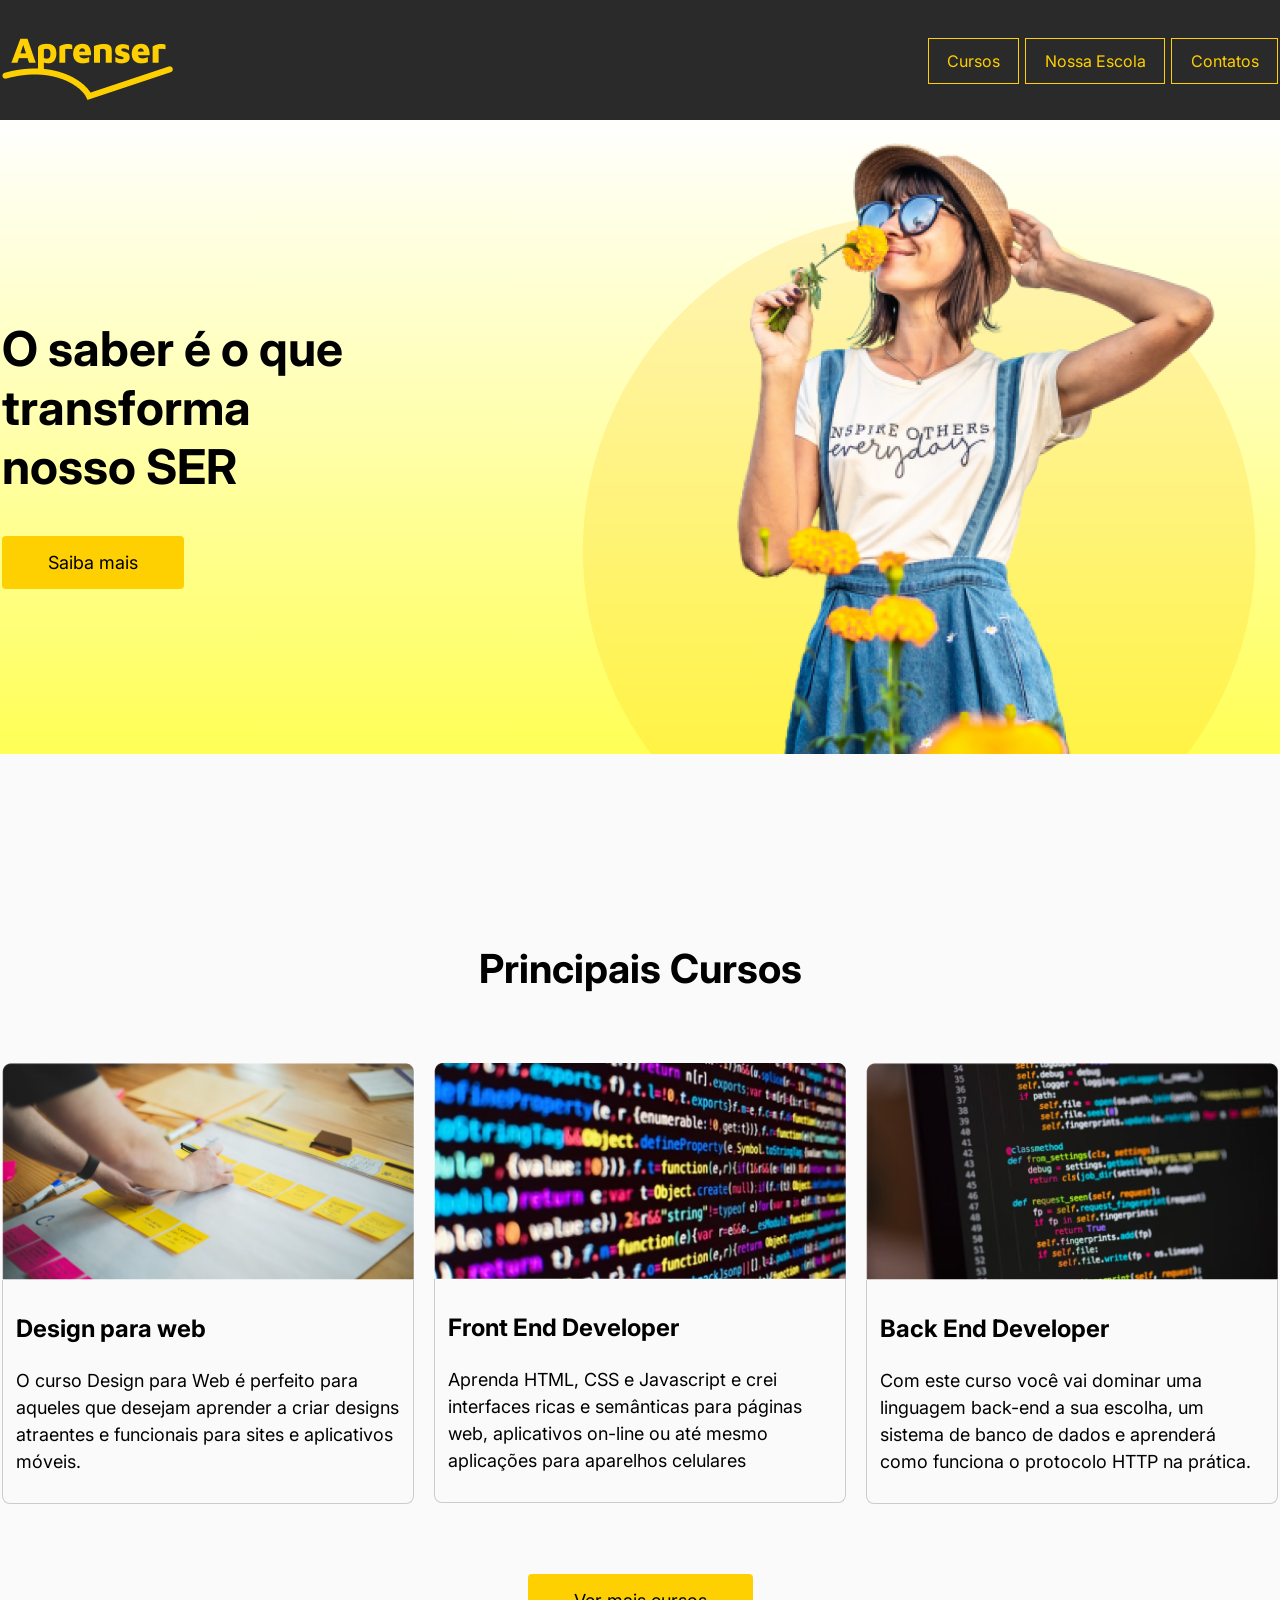
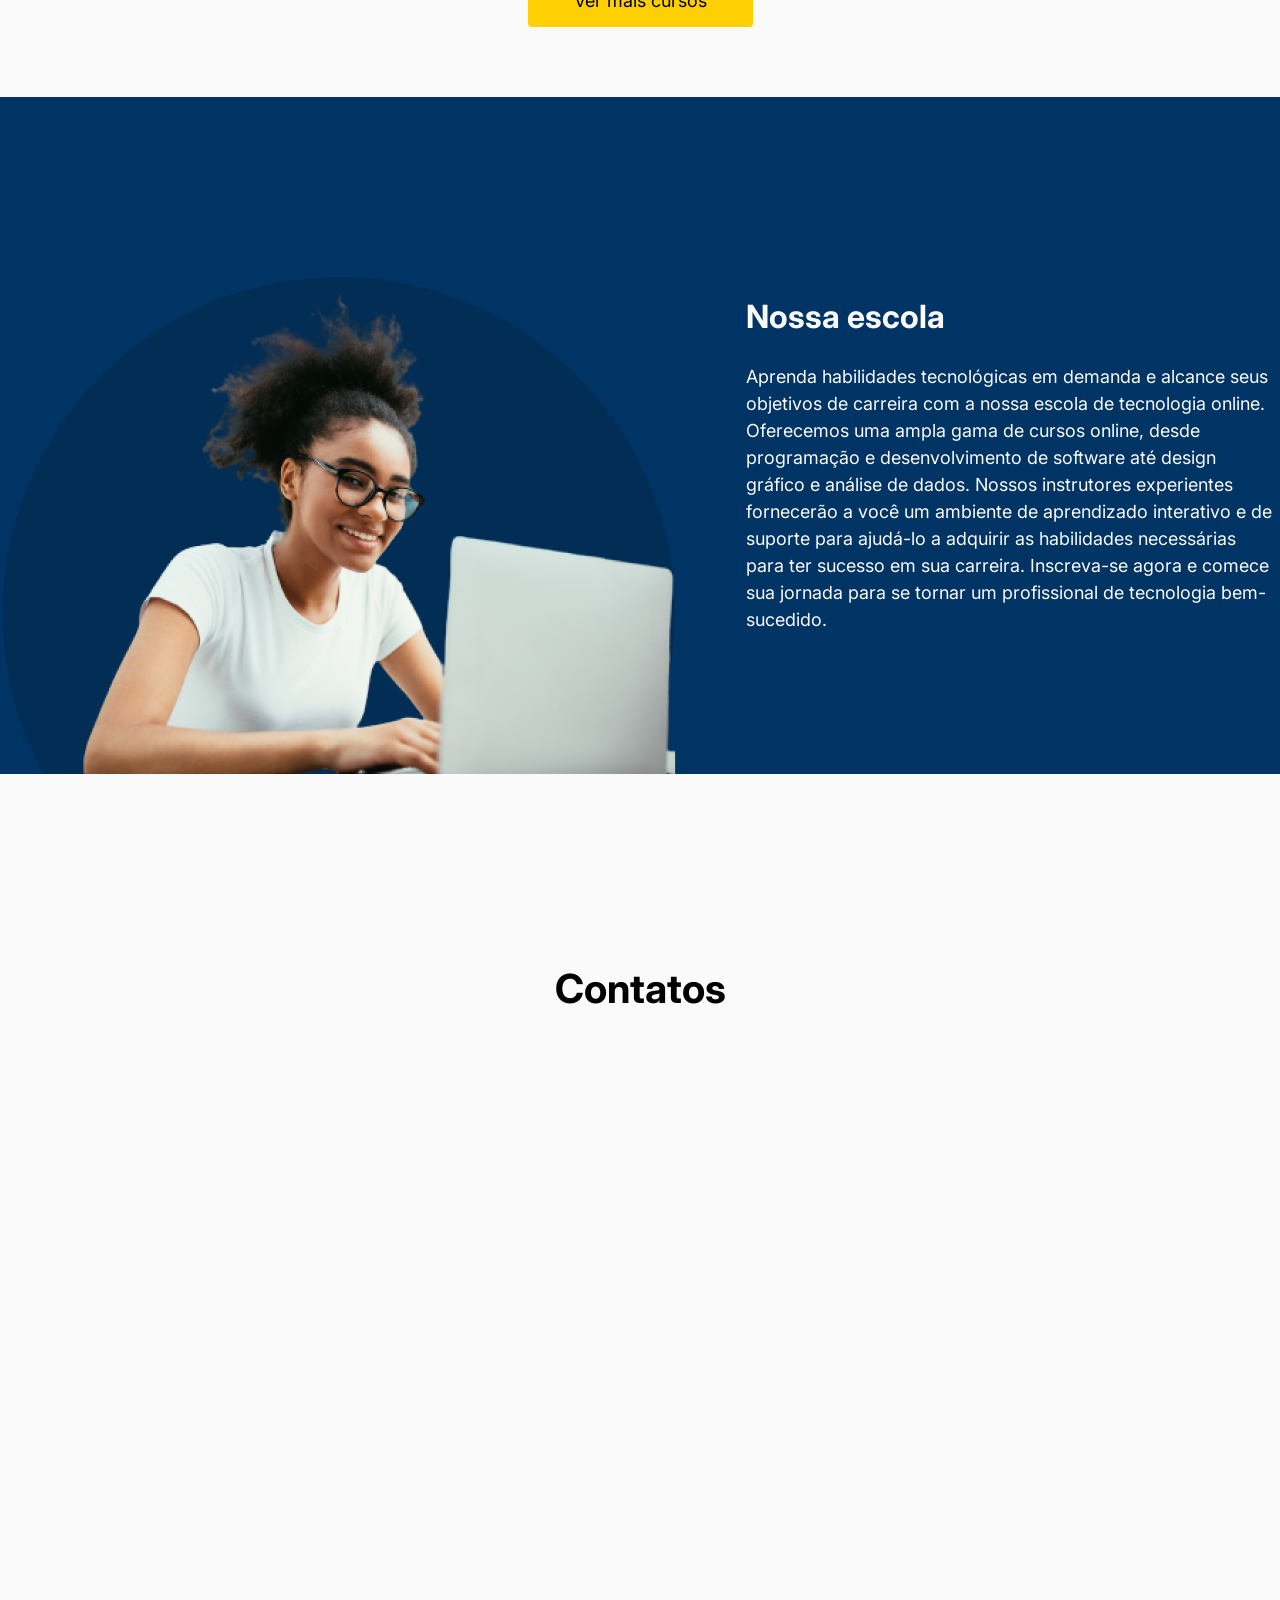
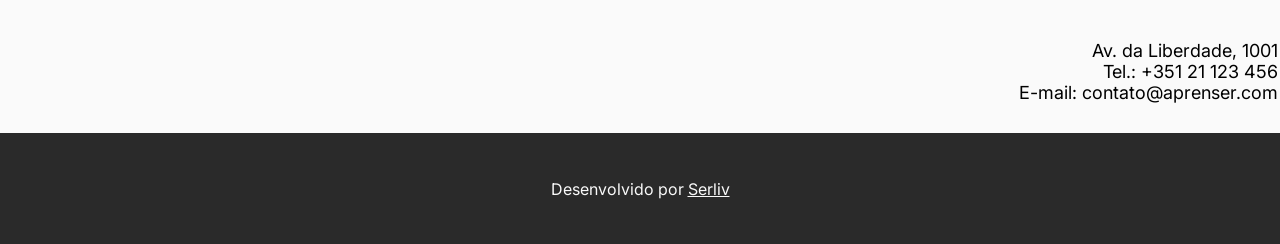
<file: projetos/ProjetoAprenser/index.html>
<!DOCTYPE html>
<html lang="pt-br">

<head>
    <meta charset="UTF-8">

    <title>Projeto Aprenser</title>

    <link rel="preconnect" href="https://fonts.googleapis.com">
    <link rel="preconnect" href="https://fonts.gstatic.com" crossorigin>
    <link href="https://fonts.googleapis.com/css2?family=Inter:wght@400;600&display=swap" rel="stylesheet">
    <link rel="stylesheet" href="css/normalize.css">

    <link rel="stylesheet" href="css/estilo.css">

</head>

<body>
    <div class="wrapperContainer wrapperContainer-dark wrapperContainer-fixed">
        <header class="header container">
            <img src="imagens/logoAprenser.png" alt="Aprenser">

            <nav class="header_nav">
                <ul>
                    <li><a href="#cursos">Cursos</a></li>
                    <li><a href="#escola">Nossa Escola</a></li>
                    <li><a href="#contatos">Contatos</a></li>
                </ul>
            </nav>
        </header>
    </div>

    <div class="wrapperContainer wrapperContainer-hero">
        <section class="container heroBanner">
            <div class="header_content">
                <h1 class="hero_title">O saber é o que transforma nosso <span class="upper">ser</span> </h1>
                <a href="#" class="btn">Saiba mais</a>
            </div>
            <img src="imagens/HeroImage.png" alt="Mulher segurando flores">
        </section>
    </div>

    <div class="wrapperContainer wrapperContainer-light wrapperContainer-padded" id="cursos">
        <section class="cursos container">
            <h2 class="section_title">Principais Cursos</h2>
            <div class="cursosContainer">
                <article class="curso_card">
                    <img src="imagens/curso-design.png" alt="Curso design">
                    <div class="cursos_card_content">
                        <h3>Design para web</h3>
                        <p>O curso Design para Web é perfeito para aqueles que desejam aprender a criar designs
                            atraentes e funcionais para sites e aplicativos móveis.</p>
                    </div>
                </article>

                <article class="curso_card">
                    <img src="imagens/curso-design-1.png" alt="Curso Front-end">
                    <div class="cursos_card_content">
                        <h3>Front End Developer</h3>
                        <p>Aprenda HTML, CSS e Javascript e crei interfaces ricas e semânticas para páginas web,
                            aplicativos on-line ou até mesmo aplicações para aparelhos celulares</p>
                    </div>
                </article>

                <article class="curso_card">
                    <img src="imagens/curso-design-2.png" alt="Curso Back-end">
                    <div class="cursos_card_content">
                        <h3>Back End Developer</h3>
                        <p>Com este curso você vai dominar uma linguagem back-end a sua escolha, um sistema de banco de
                            dados e aprenderá como funciona o protocolo HTTP na prática.</p>
                    </div>


                </article>
            </div>
            <a href="#" class="btn section_btn">Ver mais cursos</a>
        </section>
    </div>

    <div class="wrapperContainer wrapperContainer-dark2 wrapperContainer-padded" id="escola">
        <section class="container escola">
            <img src="imagens/nossa-escola.png" alt="Mulher jovem feliz">
            <div class="escola_content">
                <h2 class="escola_title">Nossa escola</h2>
                <p>Aprenda habilidades tecnológicas em demanda e alcance seus objetivos de carreira com a nossa escola
                    de
                    tecnologia online. Oferecemos uma ampla gama de cursos online, desde programação e desenvolvimento
                    de
                    software até design gráfico e análise de dados. Nossos instrutores experientes fornecerão a você um
                    ambiente de aprendizado interativo e de suporte para ajudá-lo a adquirir as habilidades necessárias
                    para
                    ter sucesso em sua carreira. Inscreva-se agora e comece sua jornada para se tornar um profissional
                    de
                    tecnologia bem-sucedido.</p>
            </div>
        </section>
    </div>

    <div class="wrapperContainer wrapperContainer-light wrapperContainer-padded" id="contatos">
        <section class="container">
            <h2 class="section_title">Contatos</h2>

            <iframe
                src="https://www.google.com/maps/embed?pb=!1m18!1m12!1m3!1d876.9248899785563!2d-52.81970437079146!3d-28.45847179890542!2m3!1f0!2f0!3f0!3m2!1i1024!2i768!4f13.1!3m3!1m2!1s0x94fd493b24699437%3A0xdb26ce86faa682a9!2sAv.%20Dr.%20Waldomiro%20Graeff%2C%201233%20-%20Centro%2C%20N%C3%A3o-Me-Toque%20-%20RS%2C%2099470-000%2C%20Brasil!5e0!3m2!1spt-PT!2spt!4v1680682208842!5m2!1spt-PT!2spt"
                width="100%" height="525" style="border:0;" allowfullscreen="" loading="lazy"
                referrerpolicy="no-referrer-when-downgrade"></iframe>
            <address class="contatos_address">Av. da Liberdade, 1001<br>
                Tel.: +351 21 123 456<br>
                E-mail: contato@aprenser.com</address>
        </section>
    </div>

    <div class="wrapperContainer wrapperContainer-dark">
        <footer class="footer">Desenvolvido por <a href="https://serliv.com">Serliv</a> </footer>
    </div>
</body>

</html>
</file>
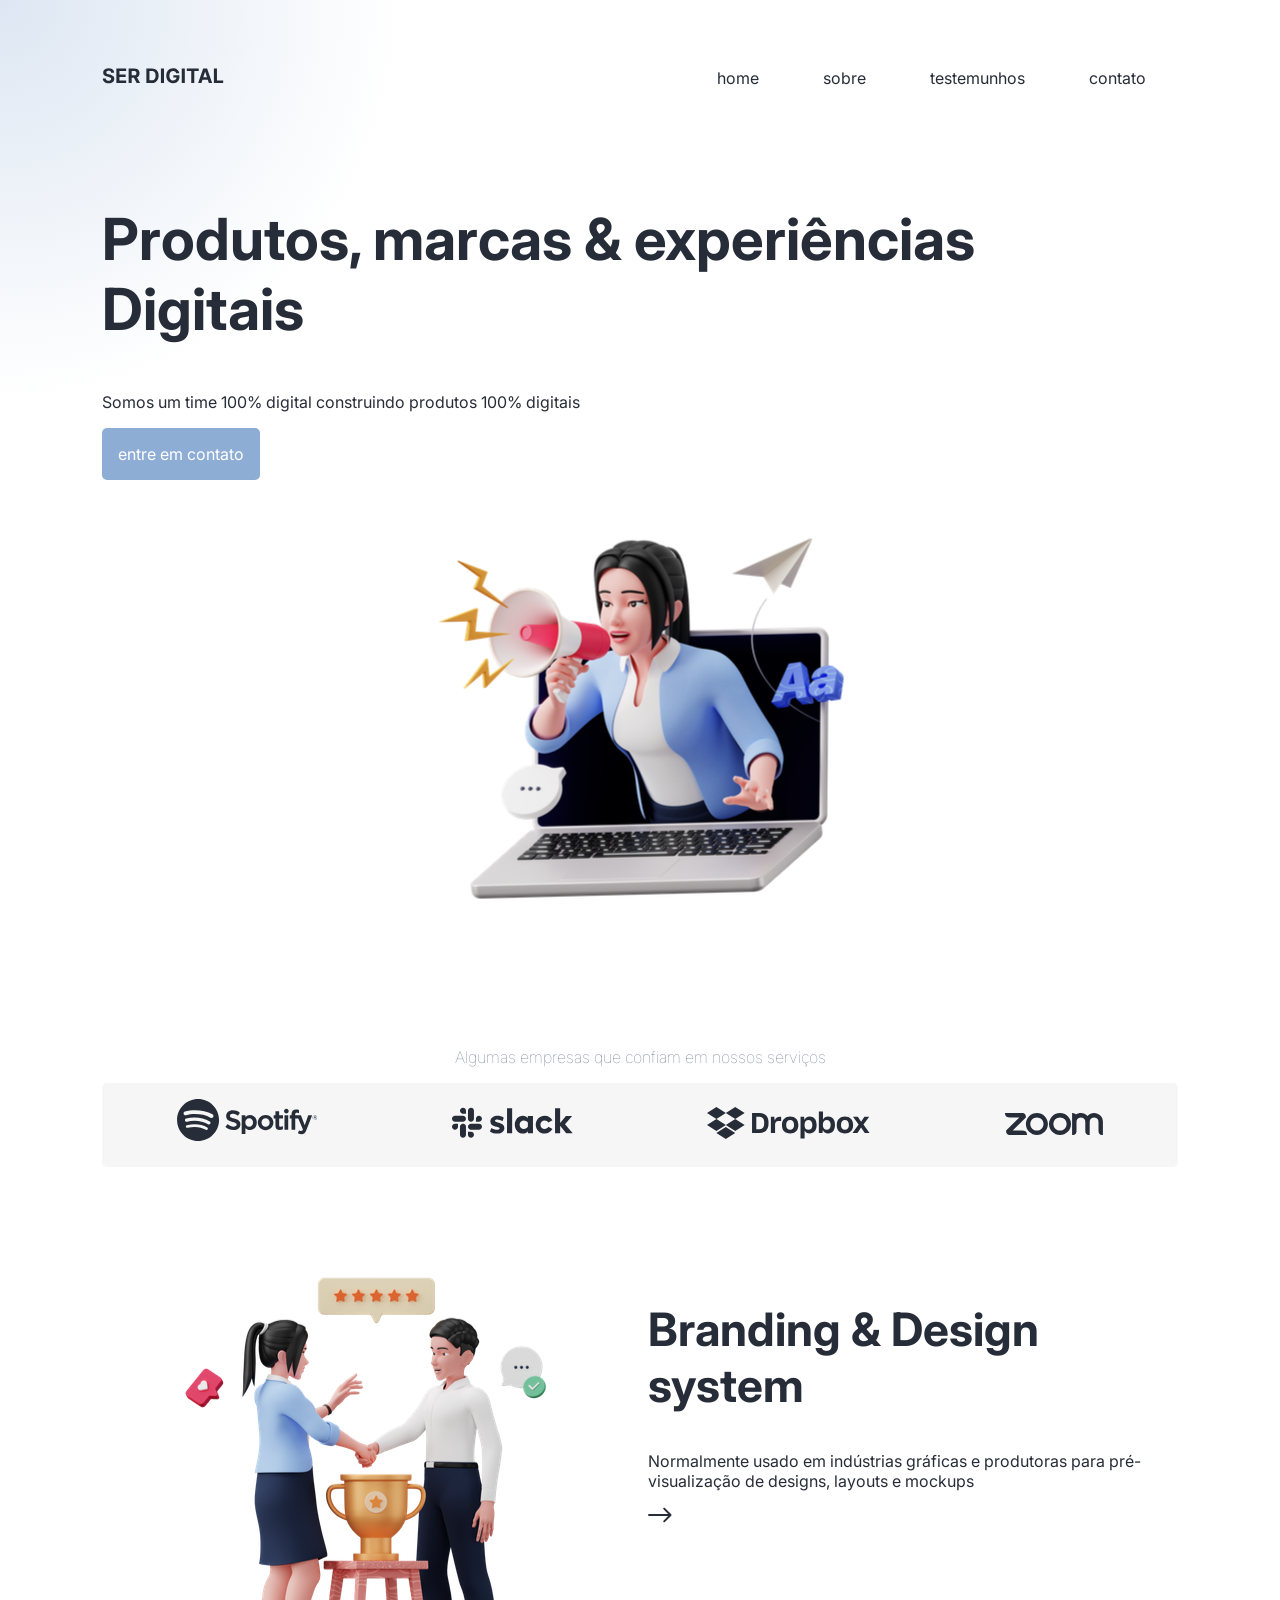
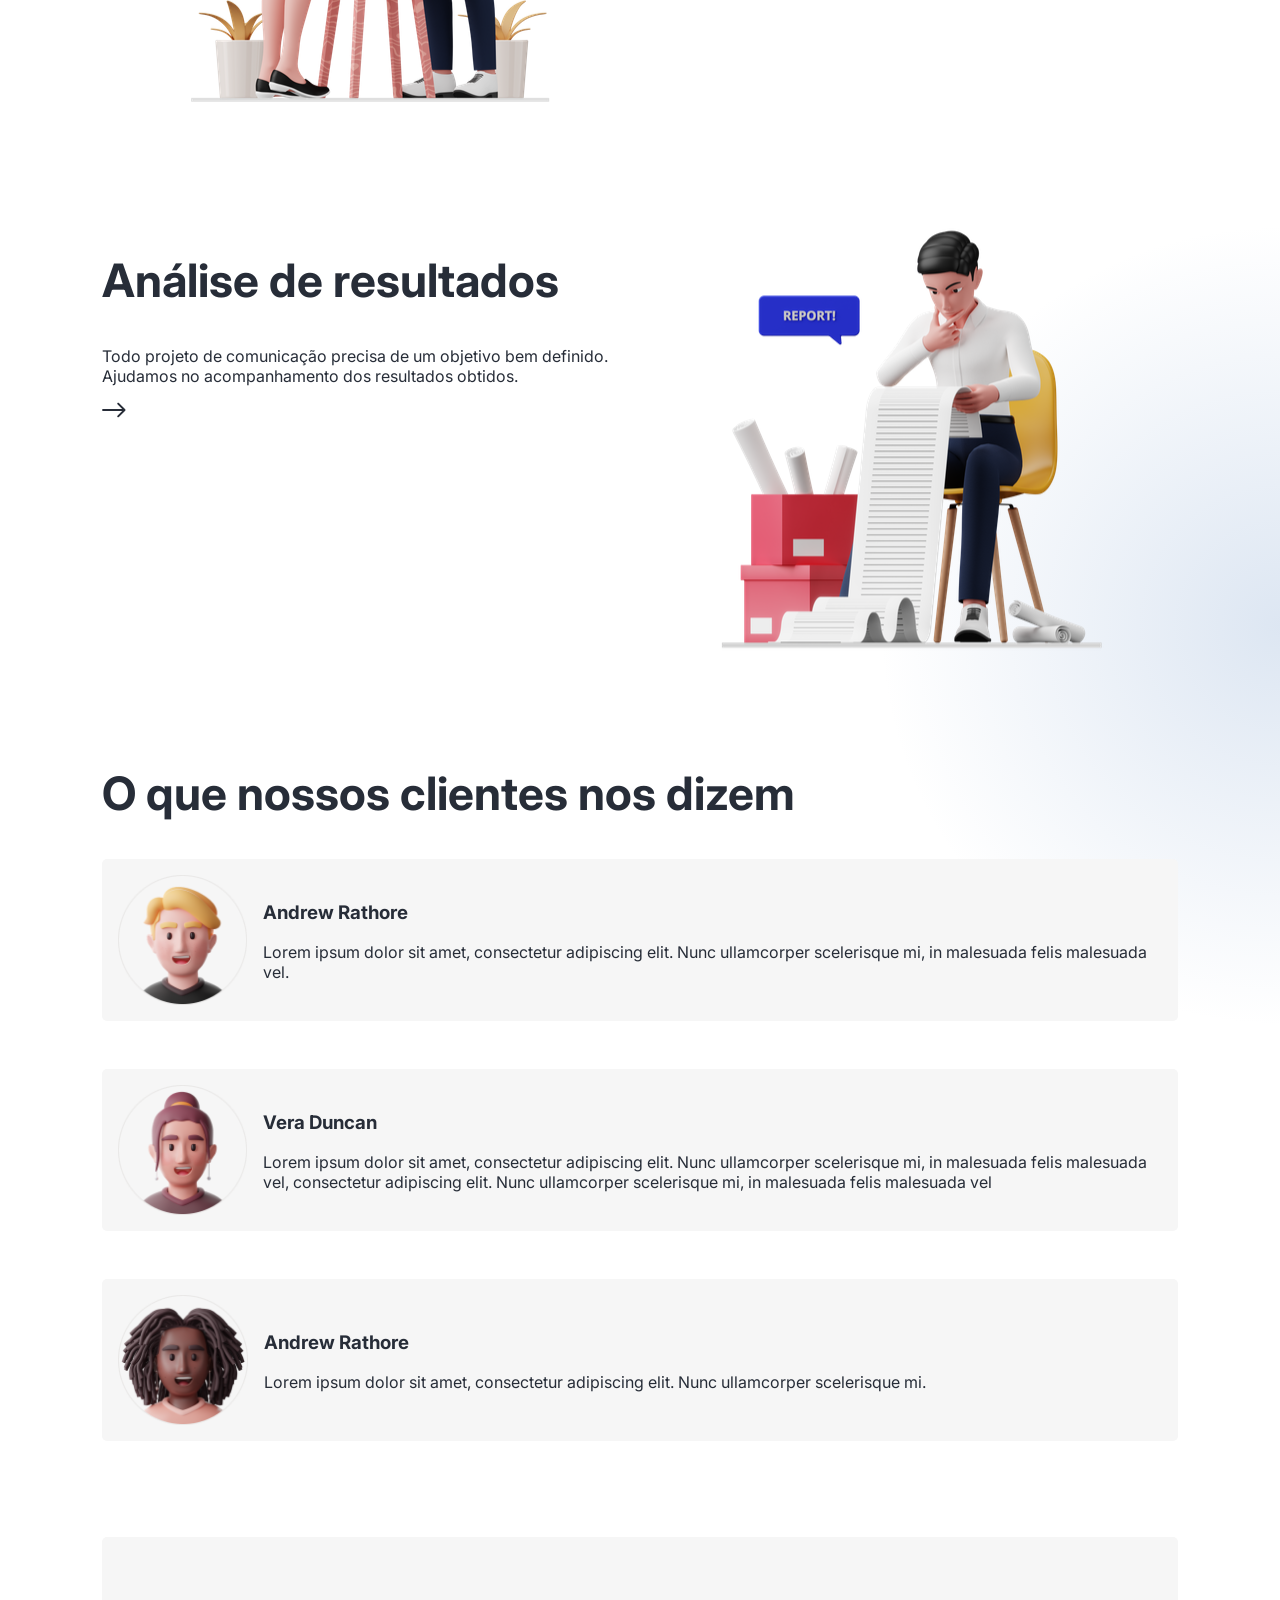
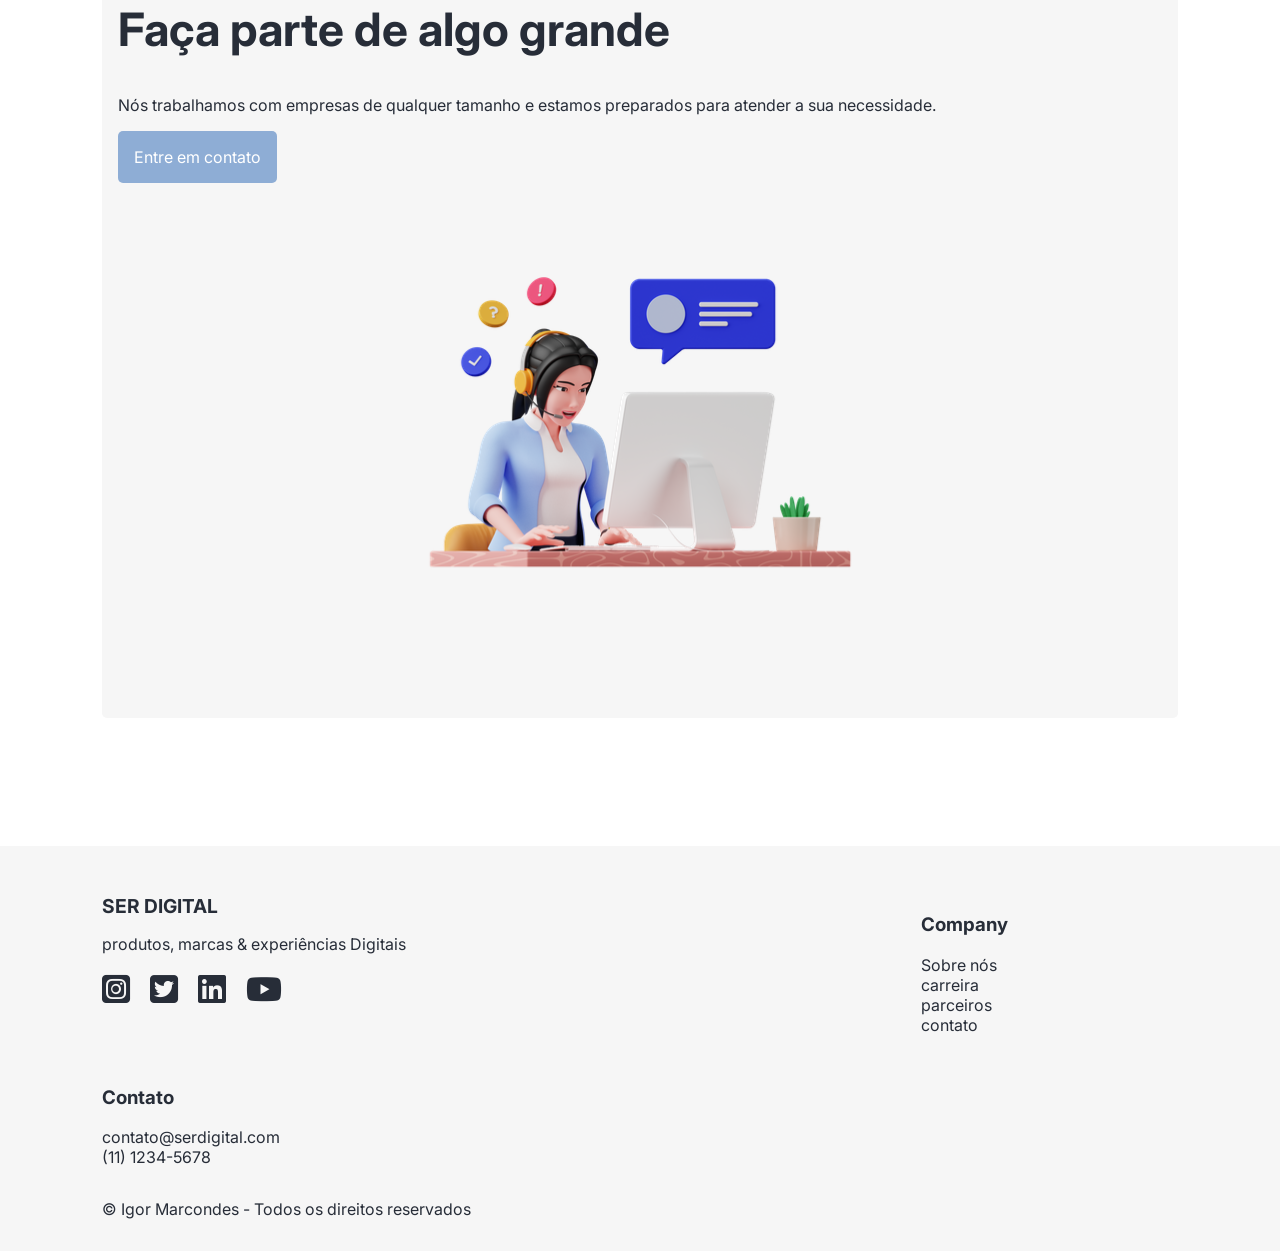
<file: projetos/ProjetoSerDigital/index.html>
<!DOCTYPE html>
<html lang="pt-br">

<head>
    <meta charset="UTF-8">
    <!-- <meta http-equiv="X-UA-Compatible" content="IE=edge"> -->
    <meta name="viewport" content="width=device-width, initial-scale=1.0">
    <title>Ser Digital</title>
    <link rel="preconnect" href="https://fonts.googleapis.com">
    <link rel="preconnect" href="https://fonts.gstatic.com" crossorigin>
    <link href="https://fonts.googleapis.com/css2?family=Inter:wght@300;400;700&display=swap" rel="stylesheet">
    <link rel="stylesheet" href="https://cdnjs.cloudflare.com/ajax/libs/font-awesome/6.4.0/css/all.min.css"
        integrity="sha512-iecdLmaskl7CVkqkXNQ/ZH/XLlvWZOJyj7Yy7tcenmpD1ypASozpmT/E0iPtmFIB46ZmdtAc9eNBvH0H/ZpiBw=="
        crossorigin="anonymous" referrerpolicy="no-referrer" />
    <link rel="stylesheet" href="assets/css/estilo.css">
</head>

<body>

    <div class="content-wrapper-center" id="home">

        <header class="header">
            <a href="index.html"><img src="assets/imagens/SER-DIGITAL.svg" alt="Logotipo Ser digital"></a>
            <nav>
                <input type="checkbox" class="menu-btn hide" id="menu-btn">
                <label for="menu-btn" class="menu-icon">
                    <span class="nav-icon"></span>
                </label>
                <ul class="header-menu">
                    <li><a href="index.html#home">home</a></li>
                    <li><a href="index.html#sobre">sobre</a></li>
                    <li><a href="index.html#testemunhos">testemunhos</a></li>
                    <li><a href="index.html#contato">contato</a></li>
                </ul>
            </nav>
        </header>

        <!-- Hero Banner -->
        <section class="hero row">
            <div class="content sm-12 lg-7">
                <header>
                    <h1 class="hero_title">Produtos, marcas &amp; experiências Digitais</h1>
                    <p>Somos um time 100% digital construindo produtos 100% digitais</p>
                </header>
                <a href="contato.html" class="btn">entre em contato</a>
            </div>
            <div class="imagem sm-12 lg-5">
                <img src="assets/imagens/online-business-marketing.png" alt="" class="hero_image">
            </div>
        </section>

        <!-- Brands -->
        <section class="brands">
            <h2>Algumas empresas que confiam em nossos serviços</h2>
            <ul>
                <li><img src="assets/imagens/spotify.svg" alt="spotify"></li>
                <li><img src="assets/imagens/slack.svg" alt="slack"></li>
                <li><img src="assets/imagens/dropbox.svg" alt="dropbox"></li>
                <li><img src="assets/imagens/zoom.svg" alt="zoom"></li>
            </ul>
        </section>

        <!-- Branding section -->
        <section class="branding row" id="sobre">
            <article class="sm-12 md-7-12 lg-8-12">
                <h2>Branding &amp; Design system</h2>
                <p>Normalmente usado em indústrias gráficas e produtoras para pré-visualização de designs, layouts e
                    mockups</p>
                <a href="#"><span class="hide" aria-hidden="false">Saiba mais</span>
                    <img src="assets/imagens/Arrow.svg" alt="" aria-hidden="true"></a>
            </article>
            <div class="imagem sm-12 md-1-6 lg-1-5">
                <img src="assets/imagens/business-deal.png" alt="">
            </div>
        </section>

        <!-- Results section -->
        <section class="results row">
            <article class="sm-12 md-6 lg-5">
                <h2>Análise de resultados</h2>
                <p>Todo projeto de comunicação precisa de um objetivo bem definido. Ajudamos no acompanhamento dos
                    resultados obtidos.</p>
                <a href="#"><span class="hide" aria-hidden="false">Saiba mais</span>
                    <img src="assets/imagens/Arrow.svg" alt="" aria-hidden="true"></a>
            </article>
            <div class="imagem sm-12 md-6 lg-8-12">
                <img src="assets/imagens/businessman-checking-financial-report.png" alt="">
            </div>
        </section>


        <!-- Testemunhos -->
        <section class="testemunhos" id="testemunhos">
            <h2 class="testemunhos_title">O que nossos clientes nos dizem</h2>
            <div class="testemunhos_wrapper row">
                <article class="testemunho sm-12 lg-4">
                    <div class="testemunho_card">
                        <img src="assets/imagens/western-man-4975942-4159828-1-2x.png" alt="" class="testemunho_thumb">
                        <div class="testemunho_content">
                            <h3 class="testemunho_nome">Andrew Rathore</h3>
                            <p>Lorem ipsum dolor sit amet, consectetur adipiscing elit. Nunc ullamcorper scelerisque mi,
                                in
                                malesuada felis malesuada vel. </p>
                        </div>
                    </div>
                </article>
                <article class="testemunho sm-12 lg-4">
                    <div class="testemunho_card">
                        <img src="assets/imagens/western-man-4975942-4159828-2-2x.png" alt="" class="testemunho_thumb">
                        <div class="testemunho_content">
                            <h3 class="testemunho_nome">Vera Duncan</h3>
                            <p>Lorem ipsum dolor sit amet, consectetur adipiscing elit. Nunc ullamcorper scelerisque mi,
                                in
                                malesuada felis malesuada vel, consectetur adipiscing elit. Nunc ullamcorper scelerisque
                                mi,
                                in
                                malesuada felis malesuada vel </p>
                        </div>
                    </div>
                </article>
                <article class="testemunho sm-12 lg-4">
                    <div class="testemunho_card">
                        <img src="assets/imagens/western-man-4975942-4159828-3-2x.png" alt="" class="testemunho_thumb">
                        <div class="testemunho_content">
                            <h3 class="testemunho_nome">Andrew Rathore</h3>
                            <p>Lorem ipsum dolor sit amet, consectetur adipiscing elit. Nunc ullamcorper scelerisque mi.
                            </p>
                        </div>
                    </div>
                </article>
            </div>

        </section>


        <article class="contato row" id="contato">
            <div class="contato_content sm-12 lg-8-12">
                <h2 class="contato_title">Faça parte de algo grande</h2>
                <p>Nós trabalhamos com empresas de qualquer tamanho e estamos preparados para atender a sua necessidade.
                </p>
                <a href="" class="btn">Entre em contato</a>
            </div>
            <div class="contato_image sm-12 lg-1-7">
                <img src="assets/imagens/customer-support.png" alt="">
            </div>
        </article>


    </div>



    <!-- Footer -->
    <footer class="footer">

        <div class="content-wrapper-center row">


            <section class="sm-12 md-9 lg-6">
                <header>
                    <a href="index.html" class="logo">Ser Digital</a>
                    <p>produtos, marcas &amp; experiências Digitais</p>
                </header>



                <ul class="icons">
                    <li><a href="#">
                            <i aria-hidden="true" class="fa-brands fa-square-instagram"></i>
                            <span class="label hide">Instagram</span></a></li>
                    <li><a href="#"><i aria-hidden="true" class="fa-brands fa-square-twitter"></i><span
                                class="label hide">Twitter</span></a>
                    </li>
                    <li><a href="#"><i aria-hidden="true" class="fa-brands fa-linkedin"></i><span
                                class="label hide">LinkedIn</span></a>
                    </li>
                    <li><a href="#"><i aria-hidden="true" class="fa-brands fa-youtube"></i><span
                                class="label hide">Youtube</span></a>
                    </li>

                </ul>
            </section>

            <section class="sm-12 md-3 lg-3">
                <header>
                    <h3>Company</h3>
                </header>
                <ul>
                    <li><a href="">Sobre nós</a></li>
                    <li><a href="">carreira</a></li>
                    <li><a href="">parceiros</a></li>
                    <li><a href="">contato</a></li>
                </ul>
            </section>

            <section class="sm-12 lg-3">
                <header>
                    <h3>Contato</h3>
                </header>
                <ul>
                    <li>contato@serdigital.com</li>
                    <li>(11) 1234-5678</li>

                </ul>
            </section>

            <section class="copyright sm-12">
                &copy; Igor Marcondes - Todos os direitos reservados    
            </section>

        </div>

    </footer>


</body>

</html>
</file>
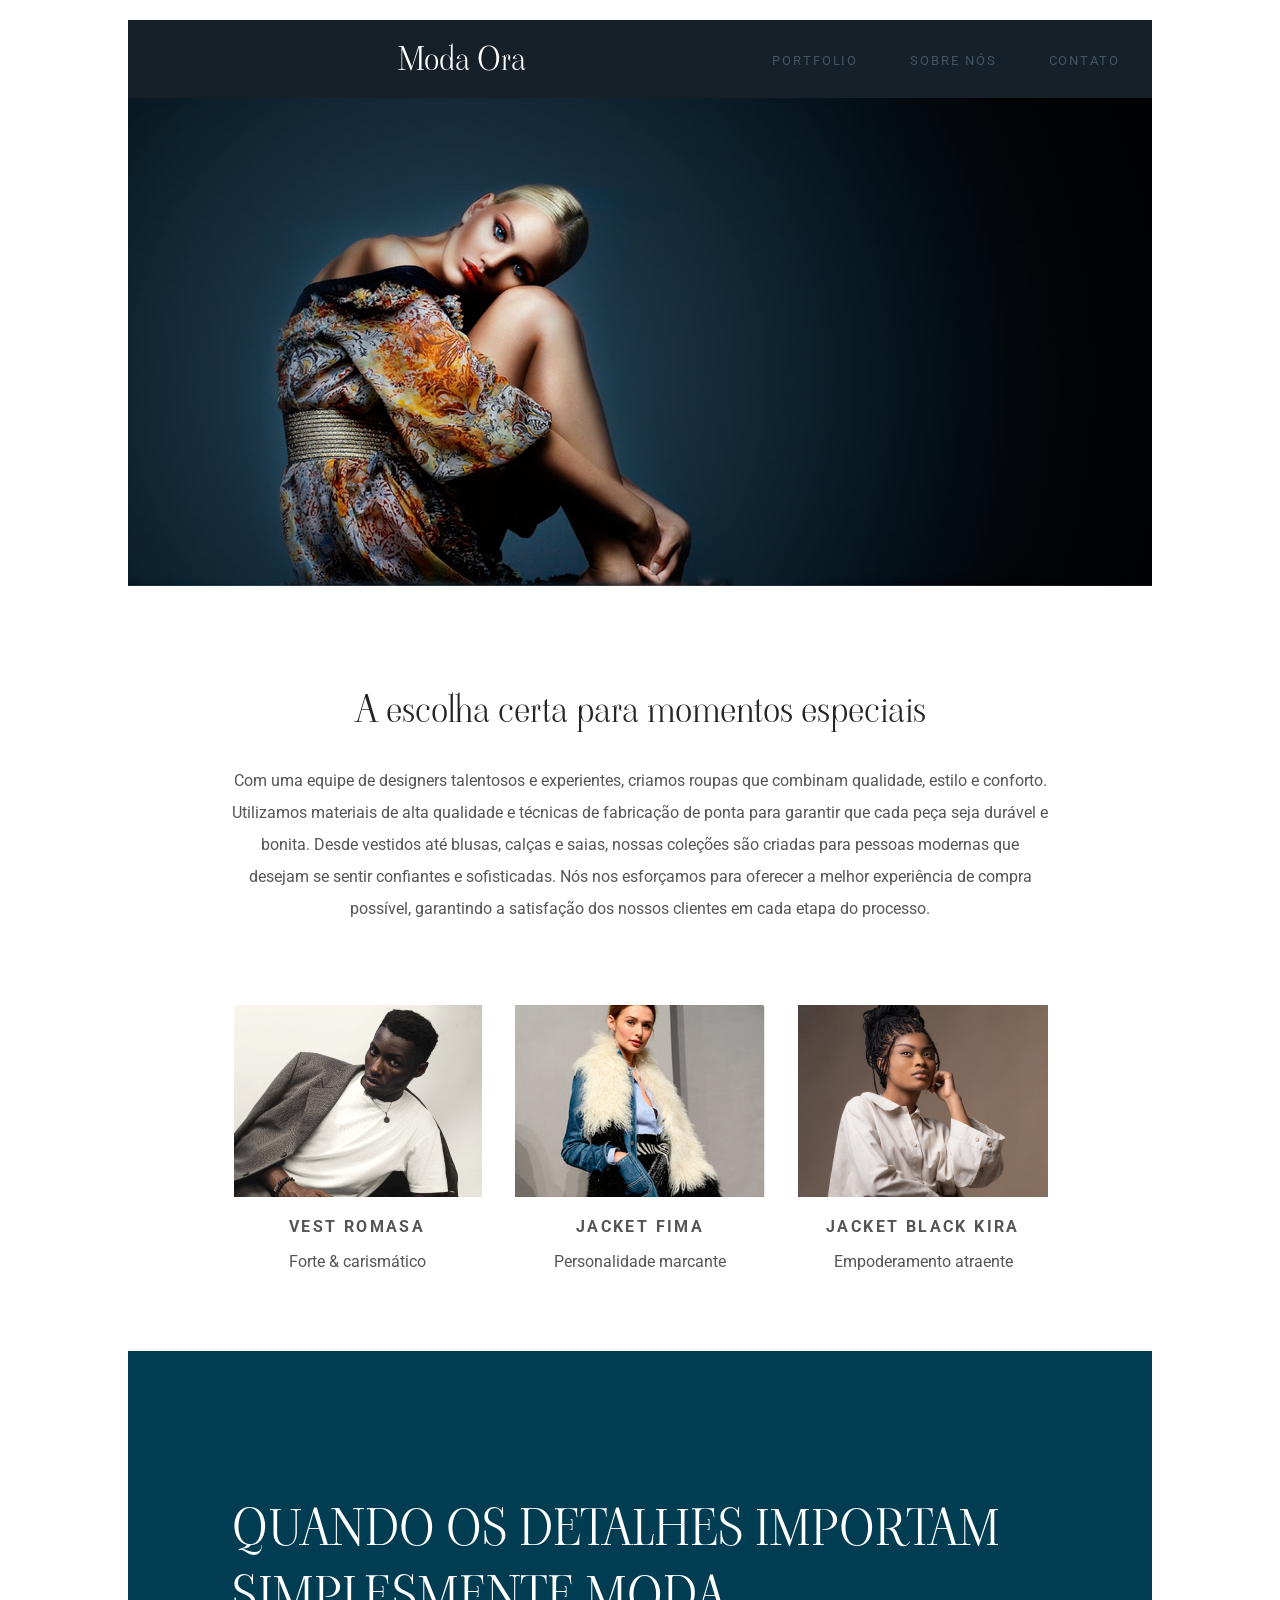
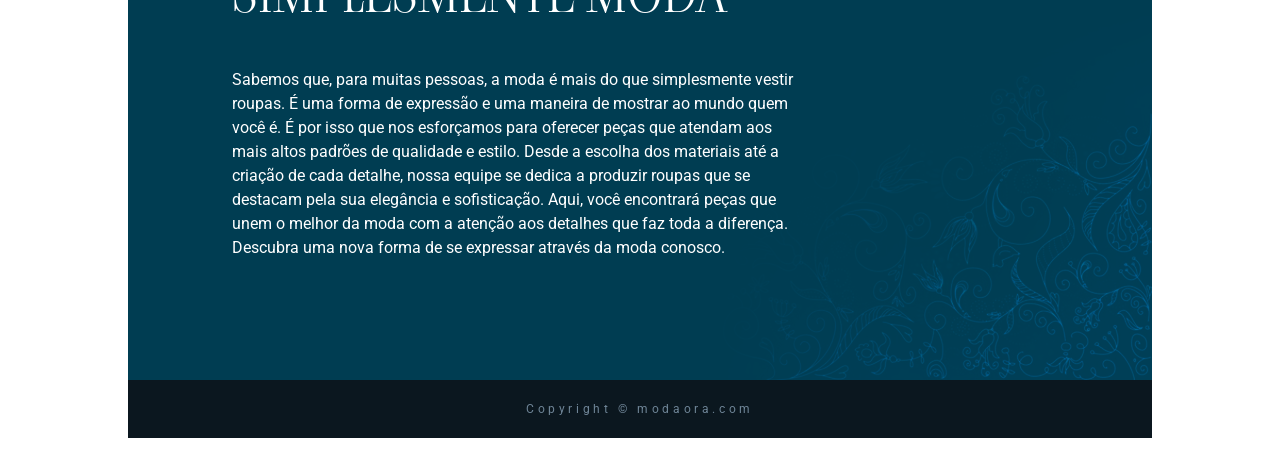
<file: projetos/ProjetoModaOra/final/index.html>
<!doctype html>
<html lang="pt-br">

<head>
    <title> Projeto Moda Ora </title>
    <meta charset="utf-8">
    <meta name="author" content="Igor">
    <meta name="description" content="descrição bacanuda">
    <meta name="keywords" content="html5, tecnologia">

    <link rel="preconnect" href="https://fonts.googleapis.com">
    <link rel="preconnect" href="https://fonts.gstatic.com" crossorigin>
    <link href="https://fonts.googleapis.com/css2?family=Roboto:wght@300;400;700&family=Viaoda+Libre&display=swap"
        rel="stylesheet">

    <link rel="stylesheet" href="css/style.css">
</head>

<body>
    <div id="principal">

        <header class="header-top">
            <h1 class="logotipo">Moda Ora</h1>
            <nav class="header-nav">
                <ul>
                    <li><a href="#">Portfolio</a></li>
                    <li><a href="#">Sobre nós</a></li>
                    <li><a href="#">Contato</a></li>
                </ul>
            </nav>
        </header>

        <img src="imagens/topo.jpg" alt="Modelo feminina vestindo roupa elegante">

        <main>
            <article class="portfolio">
                <h1>A escolha certa para momentos especiais</h1>
                <p>Com uma equipe de designers talentosos e experientes, criamos roupas que combinam qualidade, estilo e
                    conforto. Utilizamos materiais de alta qualidade e técnicas de fabricação de ponta para garantir que
                    cada peça seja durável e bonita. Desde vestidos até blusas, calças e saias, nossas coleções são
                    criadas
                    para pessoas modernas que desejam se sentir confiantes e sofisticadas. Nós nos esforçamos para
                    oferecer
                    a melhor experiência de compra possível, garantindo a satisfação dos nossos clientes em cada etapa
                    do
                    processo.</p>
            </article>

            <section class="gallery">
                <article class="gallery-card">
                    <img src="imagens/modelo5.jpg" alt="modelo 1">
                    <p class="gallery-title">Vest Romasa</p>
                    <p class="gallery-text">Forte &amp; carismático</p>
                </article>

                <article class="gallery-card">
                    <img src="imagens/modelo2.jpg" alt="modelo 1">
                    <p class="gallery-title">Jacket Fima</p>
                    <p class="gallery-text">Personalidade marcante</p>
                </article>

                <article class="gallery-card">
                    <img src="imagens/modelo4.jpg" alt="modelo 1">
                    <p class="gallery-title">Jacket Black Kira </p>
                    <p class="gallery-text">Empoderamento atraente</p>
                </article>
            </section>

            <article class="about">
                <h2>Quando os detalhes importam <br>Simplesmente Moda</h2>
                <p>Sabemos que, para muitas pessoas, a moda é mais do que simplesmente vestir roupas. É uma forma de
                    expressão e uma maneira de mostrar ao mundo quem você é. É por isso que nos esforçamos para oferecer
                    peças que atendam aos mais altos padrões de qualidade e estilo. Desde a escolha dos materiais até a
                    criação de cada detalhe, nossa equipe se dedica a produzir roupas que se destacam pela sua elegância
                    e
                    sofisticação. Aqui, você encontrará peças que unem o melhor da moda com a atenção aos detalhes que
                    faz
                    toda a diferença. Descubra uma nova forma de se expressar através da moda conosco.</p>
            </article>
        </main>

        <footer class="footer">
            Copyright &copy; modaora.com
        </footer>
    </div>
</body>

</html>
</file>
<file: projetos/ProjetoAprenser/css/estilo.css>
:root {
    --primary-color: #FED001;
}

html {
    /* font-size: 62.5%;
    font-family: 'Inter', sans-serif;
    font-weight: 400; */
    font: 400 62.5% 'Inter', sans-serif;
}

p,
a {
    font-size: 1.6rem;
}

h1 {
    font-size: 4.8rem;
}

h2 {
    font-size: 4rem;
}

h3 {
    font-size: 3.2rem;
}

nav a {
    color: inherit;
}

.upper {
    text-transform: uppercase;
}

.btn {
    background-color: var(--primary-color);
    border-radius: 4px;
    font-size: 1.8rem;
    text-decoration: none;
    padding: 1.6rem 4.6rem;
    display: inline-block;
    color: inherit
}

.wrapperContainer {
    padding-top: 1px;
}

.wrapperContainer-dark {
    background-color: #2a2a2a;
    color: #fafafa;
}

.wrapperContainer-light {
    background-color: #fafafa;
}

.wrapperContainer-dark2 {
    background-color: #003464;
    color: #fafafa;
}

.wrapperContainer-fixed {
    position: sticky;
    width: 100%;
    top: 0;
    left: 0;
}

.wrapperContainer-padded {
    padding-top: 12rem;
}

.container {
    max-width: 127.6rem;
    margin: auto;
}

.section_title {
    padding: 7rem 0;
    text-align: center;
    margin: 0;
}

.section_btn {
    margin: 7rem 0;
}

.header {
    display: flex;
    justify-content: space-between;
    align-items: center;
    color: var(--primary-color);
    padding: 2rem 0;
}

.header_nav a {
    padding: .75em 1.15em;
    border: solid 1px;
    text-decoration: none;
}

.header_nav ul {
    display: flex;
    gap: .6rem;
    list-style-type: none;
}

.header_nav a:hover {
    background-color: black;
}

.wrapperContainer-hero {
    background-image: linear-gradient(transparent, rgb(255, 255, 86));
}

.heroBanner {
    display: flex;
    justify-content: space-between;
    align-items: center;
    gap: 20rem;
}

.hero_title {
    margin-bottom: 4rem;
}

.cursos {
    text-align: center;
}

.cursosContainer {
    display: flex;
    text-align: left;
    gap: 2rem;
}

.curso_card {
    /* border: 1px solid #949494;
    border-radius: 10px;
    overflow: hidden; */
    /* flex-grow: 1;
    flex-shrink: 1;
    flex-basis: 0; */

    flex: 1;
}

.curso_card img {
    display: block;
    width: 100%;
}

.curso_card h3 {
    font-size: 2.4rem;
}

.curso_card p {
    font-size: 1.8rem;
    line-height: 1.5;
}

.cursos_card_content {
    padding: 1rem 1.25rem;
    border: 1px solid #ccc;
    border-radius: 0 0 8px 8px;
    border-top: transparent
}

.escola {
    display: flex;
    gap: 7rem;
    padding-top: 6rem;
}

.escola_title {
    font-size: 3.2rem;
    margin-top: 2rem;
}

.escola p {
    font-size: 1.8rem;
    line-height: 1.5;
}

.contatos_address {
    text-align: right;
    font: normal 400 1.8rem "Inter", sans-serif;
    padding: 3rem 0;
}

.footer {
    font-size: 1.6rem;
    text-align: center;
    padding: 4.5rem;

}

.footer a {
    color: inherit;
}
</file>
<file: projetos/ProjetoSerDigital/assets/css/estilo.css>
:root {
    --dark: #272D38;
    --light: #FFF;
    --primary-color: #8EADD5;
    --primary-color-dark: #3f3f3f;
    --gray: #F6F6F6;
}

body {
    font-family: 'Inter', sans-serif;
    color: var(--dark);
    text-align: center;
    margin: 0;

    background-image:
        radial-gradient(circle at left top, rgb(142 173 213 / .3), transparent 400px),
        radial-gradient(circle at right center, rgb(142 173 213 / .3), transparent 400px);
}

.content-wrapper-center {
    padding: 3rem 1rem 2rem;
    max-width: 67.25rem;
    margin: auto;
}

.imagem {
    text-align: center;
}

.hero_title {
    margin-top: 0;
}

.header-menu {
    list-style-type: none;
    padding: 0;
    text-align: right;

    /* display: none; */
}

.header-menu li {
    padding: .25em 0;
}

.header-menu a {
    display: block;
    padding: 1.75em 0;

}

a {
    color: inherit;
}

nav a {
    text-decoration: none;
}

h1 {
    font-size: 2.5rem;
}

h2 {
    font-size: 2rem;
}

.header {
    text-align: left;
}

.btn {
    display: inline-block;
    text-decoration: none;
    padding: 1em;
    background-color: var(--primary-color);
    border-radius: 5px;
    color: var(--light);
}

.btn:hover,
.btn:focus {
    background-color: var(--primary-color-dark);
}

img {
    max-width: 100%;
}

.brands {
    text-align: center;
}

.brands h2 {
    font-size: 1rem;
    font-weight: lighter;
    color: #667085;
}

.brands ul {
    list-style-type: none;
    padding: 0;
    background-color: var(--gray);
    border-radius: 5px;
    padding: 1em;

    display: flex;
    justify-content: space-around;
    gap: 1rem;
}

.hide {
    position: absolute;
    clip: rect(1px, 1px, 1px, 1px);
    padding: 0;
    border: 0;
    height: 1px;
    width: 1px;
    overflow: hidden;
}

.testemunho {
    background-color: var(--gray);
    border-radius: 5px;
    padding: 1rem;

    container: testemunhoCard / inline-size;
}

.testemunho_thumb {
    width: 8.125rem;
    height: 8.125rem;
}

.contato {
    background-color: var(--gray);
    border-radius: 5px;
    padding: 1rem;
    margin-top: 4rem;
}

.contato_image {
    display: none;
}

.footer {
    background-color: var(--gray);
}

.footer ul {
    list-style-type: none;
    padding: 0;
}

.footer a {
    text-decoration: none;
}

.logo {
    text-transform: uppercase;
    text-decoration: none;
    font-weight: bold;
    font-size: 1.2rem;
}

.copyright {
    white-space: nowrap;
}

.hero,
.brands,
.branding,
.testemunhos,
.contato {
    margin-top: 6rem;
    margin-bottom: 6rem;
}

.row {
    display: grid;
    grid-template-columns: repeat(12, 1fr);
    gap: .5rem;
    grid-auto-flow: dense;
}

.row.testemunhos_wrapper {
    row-gap: 3rem;
}

.row.contato {
    padding-top: 4rem;
    padding-bottom: 4rem;
}

.contato_title {
    margin-top: 0;
}

.row>.sm-12 {
    grid-column: 1 / -1;
}


.testemunho_card {
    display: flex;
    /* align-items: center; */
    gap: 1rem;
    flex-direction: column;
    align-items: center;
    text-align: center;
}

.icons li {
    display: inline-block;

    font-size: 2rem;
}

.icons li+li {
    margin-left: 1rem;
}

@container testemunhoCard (min-width: 42.187em) {
    .testemunho_card {
        flex-direction: row;
        text-align: left;
    }
}


@media screen and (min-width: 46.25em) {

    body {
        text-align: left;
    }

    h1 {
        font-size: 3.625rem;
    }

    h2 {
        font-size: 2.875rem;
    }

    .header {
        align-items: center;
    }

    .menu-btn,
    .menu-icon {
        display: none;
    }

    .header-menu {
        /* display: block; */
        margin: 0;
    }

    .header-menu li {
        display: inline-block;
        margin-left: 1.75rem;
    }

    .header-menu a {
        padding: 1rem;
    }

    .contato_image {
        display: block;
        text-align: center;
    }

    .row {
        gap: 1rem;
    }

    .row>.md-3 {
        grid-column: span 3;
    }

    .row>.md-4 {
        grid-column: span 4;
    }

    .row>.md-6 {
        grid-column: span 6;
    }

    .row>.md-9 {
        grid-column: span 9;
    }

    .row>.md-1-6 {
        grid-column: 1 / 7;
    }

    .row>.md-7-12 {
        grid-column: 7 / 13;
    }
}

@media screen and (min-width: 90em) {

    .hero_title {
        margin-bottom: 6.25rem;
    }

    .row {
        gap: 3rem;
    }

    .row>.lg-3 {
        grid-column: span 3;
    }

    .row>.lg-4 {
        grid-column: span 4;
    }

    .row>.lg-5 {
        grid-column: span 5;
    }

    .row>.lg-6 {
        grid-column: span 6;
    }

    .row>.lg-7 {
        grid-column: span 7;
    }

    .row>.lg-1-5 {
        grid-column: 1 / 6;
    }

    .row>.lg-1-7 {
        grid-column: 1 / 8;
    }

    .row>.lg-8-12 {
        grid-column: 8 / 13;
    }
}

/* hamburguer menu*/
.header {
    display: flex;
    justify-content: space-between;
}

.header-menu {
    position: absolute;
    left: 0;
    right: 0;
    top: 100px;
    max-height: 0;
    overflow: hidden;
    background-color: white;

    transition: max-height .3s;
    margin: 0;
    padding-right: 1rem;
    padding-left: 1rem;

}

.menu-btn:checked~.header-menu {
    max-height: 100vh;
}

.menu-btn:checked+.menu-icon .nav-icon {
    background-color: transparent;
}

.header-menu:focus-within {
    max-height: 100vh;
}

@media screen and (min-width: 46.25em) {
    .header-menu {
        position: static;
        max-height: initial;
        background-color: initial;
    }
}

.header nav {
    display: flex;
    flex-direction: column;
    align-items: flex-end;
}

.menu-icon {
    position: relative;
    cursor: pointer;
    height: 24px;
    /* user-select: none; */
}

.nav-icon {
    background-color: #333;
    display: inline-block;
    height: 2px;
    width: 24px;
    position: relative;
}

.nav-icon::after,
.nav-icon::before {
    content: "";
    background-color: #333;
    display: inline-block;
    height: 2px;
    width: 24px;
    position: absolute;
    transition: transform .2s;
}

.nav-icon::after {
    transform: translateY(8px);

}

.nav-icon::before {

    transform: translateY(-8px);
}

.menu-btn:checked+.menu-icon .nav-icon::before {
    transform: rotate(-45deg);
}

.menu-btn:checked+.menu-icon .nav-icon::after {
    transform: rotate(45deg);
}

.menu-btn:focus-visible+.menu-icon {
    outline: 2px solid black;
    outline-offset: 3px;
}
</file>
<file: projetos/ProjetoModaOra/final/css/style.css>
:root {
    --large-default-padding: 6.5em;
    --medium-default-padding: 4em;
}

body {
    font-family: "Roboto", tahoma, arial, sans-serif;
    margin: 0;
    padding: 0;
}

#principal {
    width: 64em;
    margin: 1.25em auto;
}

h1,
h2 {
    font-family: 'Viaoda Libre', cursive;
    font-weight: normal;
}

.header-top {
    background: #162028;
    display: flex;
    justify-content: space-between;
    align-items: center;
}

.logotipo {
    margin: .5em 0 .5em 8.4375em;
    color: white;
}

.header-nav ul {
    margin: 0;
    padding: 0;
}

.header-nav li {
    list-style: none;
    display: inline-block;
    margin: 0 1em 0 0;
    padding: 1em;
}

.header-nav a {
    color: #425564;
    text-decoration: none;
    text-transform: uppercase;
    font-size: .8em;
    letter-spacing: .15em;
    transition: color .3s linear;
}

.header-nav a:hover {
    color: white;
}


.portfolio {
    padding: var(--medium-default-padding) var(--large-default-padding);
    text-align: center;
}

.portfolio h1 {
    font-size: 2.25em;
    color: #252525;
}

.portfolio p {
    font-size: 1em;
    line-height: 2;
    color: #555;
}

.gallery {
    color: #555;
    padding: 0 var(--large-default-padding) var(--medium-default-padding);
    display: flex;
    justify-content: space-between;
}

.gallery-card {
    text-align: center;
}

.gallery-title {
    text-transform: uppercase;
    letter-spacing: .15em;
    font-size: 1em;
    font-weight: bold;
}

.about {
    background-color: #003d52;
    padding: var(--large-default-padding);
    color: white;
    background-image: url(../imagens/bg_detalhe.png);
    background-repeat: no-repeat;
    background-position: right bottom;
}

.about h2 {
    text-transform: uppercase;
    font-size: 3em;
    font-weight: normal;
}

.about p {
    line-height: 1.5;
    width: 70%;
}

.footer {
    background: #0b171f;
    padding: 1.8em;
    font-size: .75em;
    color: #6f8597;
    letter-spacing: .3em;
    text-align: center;
}
</file>
